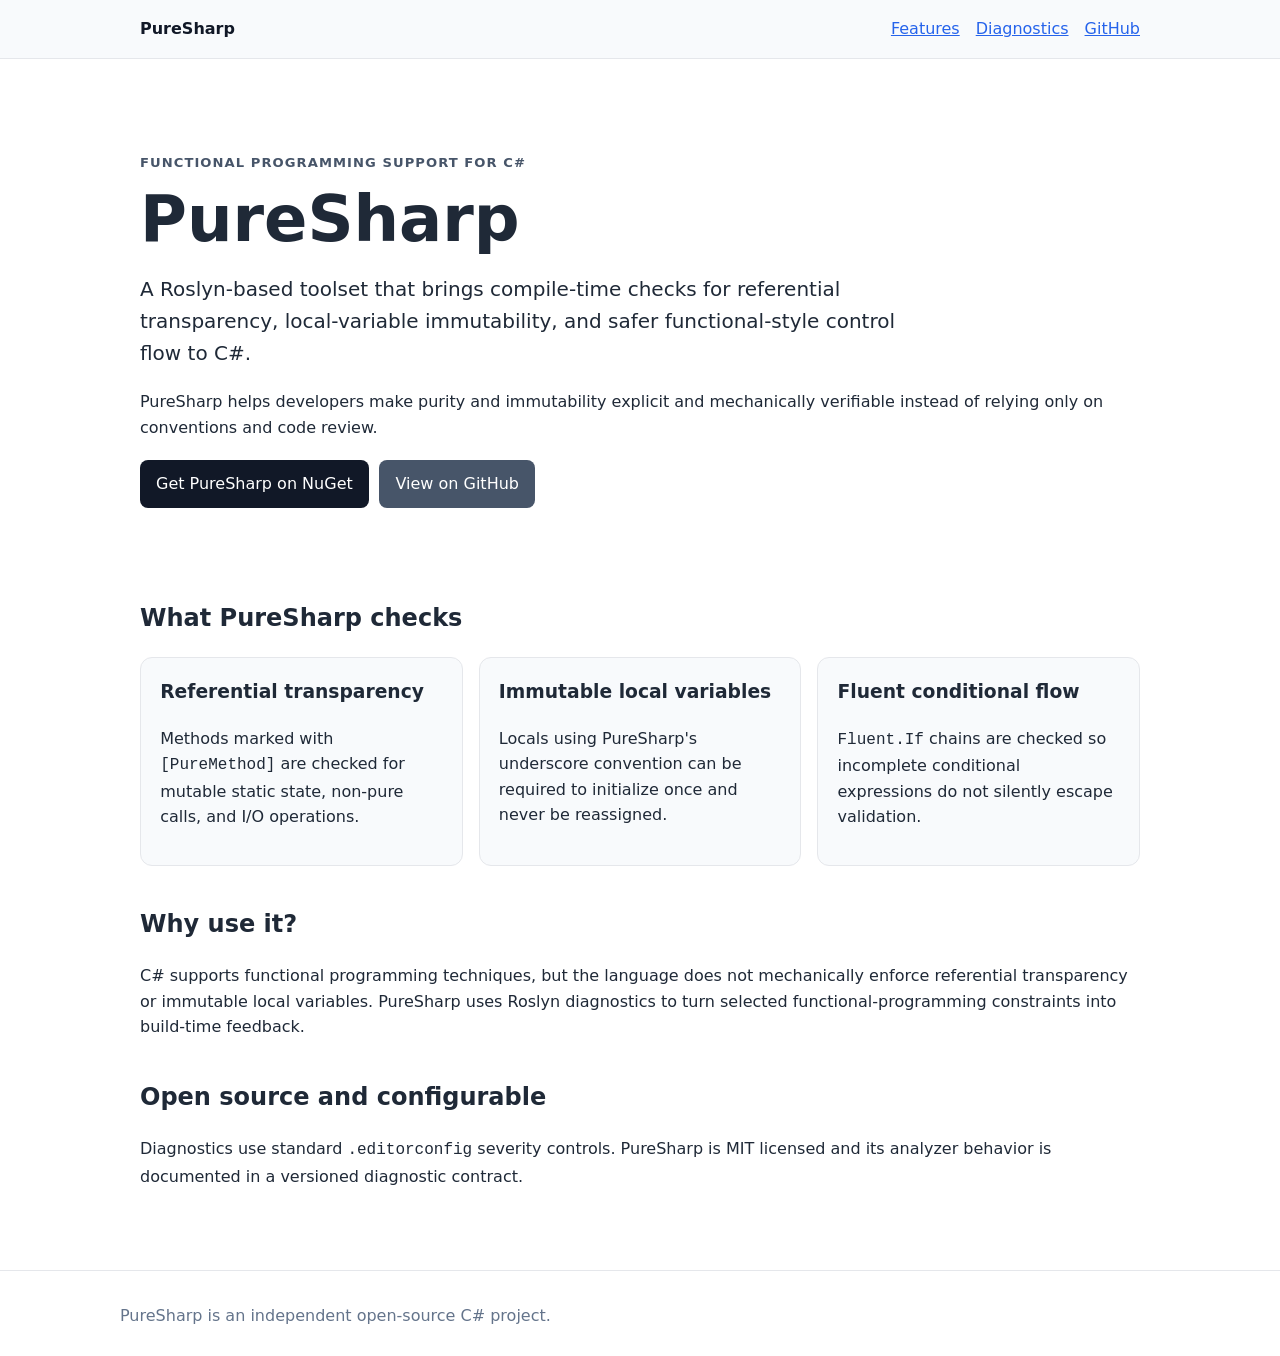
<file: docs/index.html>
<!doctype html>
<html lang="en">
<head>
  <meta charset="utf-8">
  <meta name="viewport" content="width=device-width, initial-scale=1">
  <title>PureSharp | C# Roslyn Analyzer for Referential Transparency and Immutability</title>
  <meta name="description" content="PureSharp is an open-source C# Roslyn analyzer and library for referential transparency, immutable local variables, and safer functional-style control flow.">
  <link rel="canonical" href="https://mao2009.github.io/PureSharp/">
  <link rel="stylesheet" href="assets/site.css">
</head>
<body>
<header><nav><a class="brand" href="./">PureSharp</a><span><a href="features.html">Features</a><a href="diagnostics.html">Diagnostics</a><a href="https://github.com/mao2009/PureSharp">GitHub</a></span></nav></header>
<main>
<section class="hero"><p class="eyebrow">Functional programming support for C#</p><h1>PureSharp</h1><p class="lead">A Roslyn-based toolset that brings compile-time checks for referential transparency, local-variable immutability, and safer functional-style control flow to C#.</p><p>PureSharp helps developers make purity and immutability explicit and mechanically verifiable instead of relying only on conventions and code review.</p><p><a class="button" href="https://www.nuget.org/packages/loach.PureSharp">Get PureSharp on NuGet</a> <a class="button secondary" href="https://github.com/mao2009/PureSharp">View on GitHub</a></p></section>
<section><h2>What PureSharp checks</h2><div class="grid"><article><h3>Referential transparency</h3><p>Methods marked with <code>[PureMethod]</code> are checked for mutable static state, non-pure calls, and I/O operations.</p></article><article><h3>Immutable local variables</h3><p>Locals using PureSharp's underscore convention can be required to initialize once and never be reassigned.</p></article><article><h3>Fluent conditional flow</h3><p><code>Fluent.If</code> chains are checked so incomplete conditional expressions do not silently escape validation.</p></article></div></section>
<section><h2>Why use it?</h2><p>C# supports functional programming techniques, but the language does not mechanically enforce referential transparency or immutable local variables. PureSharp uses Roslyn diagnostics to turn selected functional-programming constraints into build-time feedback.</p></section>
<section><h2>Open source and configurable</h2><p>Diagnostics use standard <code>.editorconfig</code> severity controls. PureSharp is MIT licensed and its analyzer behavior is documented in a versioned diagnostic contract.</p></section>
</main>
<footer><p>PureSharp is an independent open-source C# project.</p></footer>
</body>
</html>
</file>
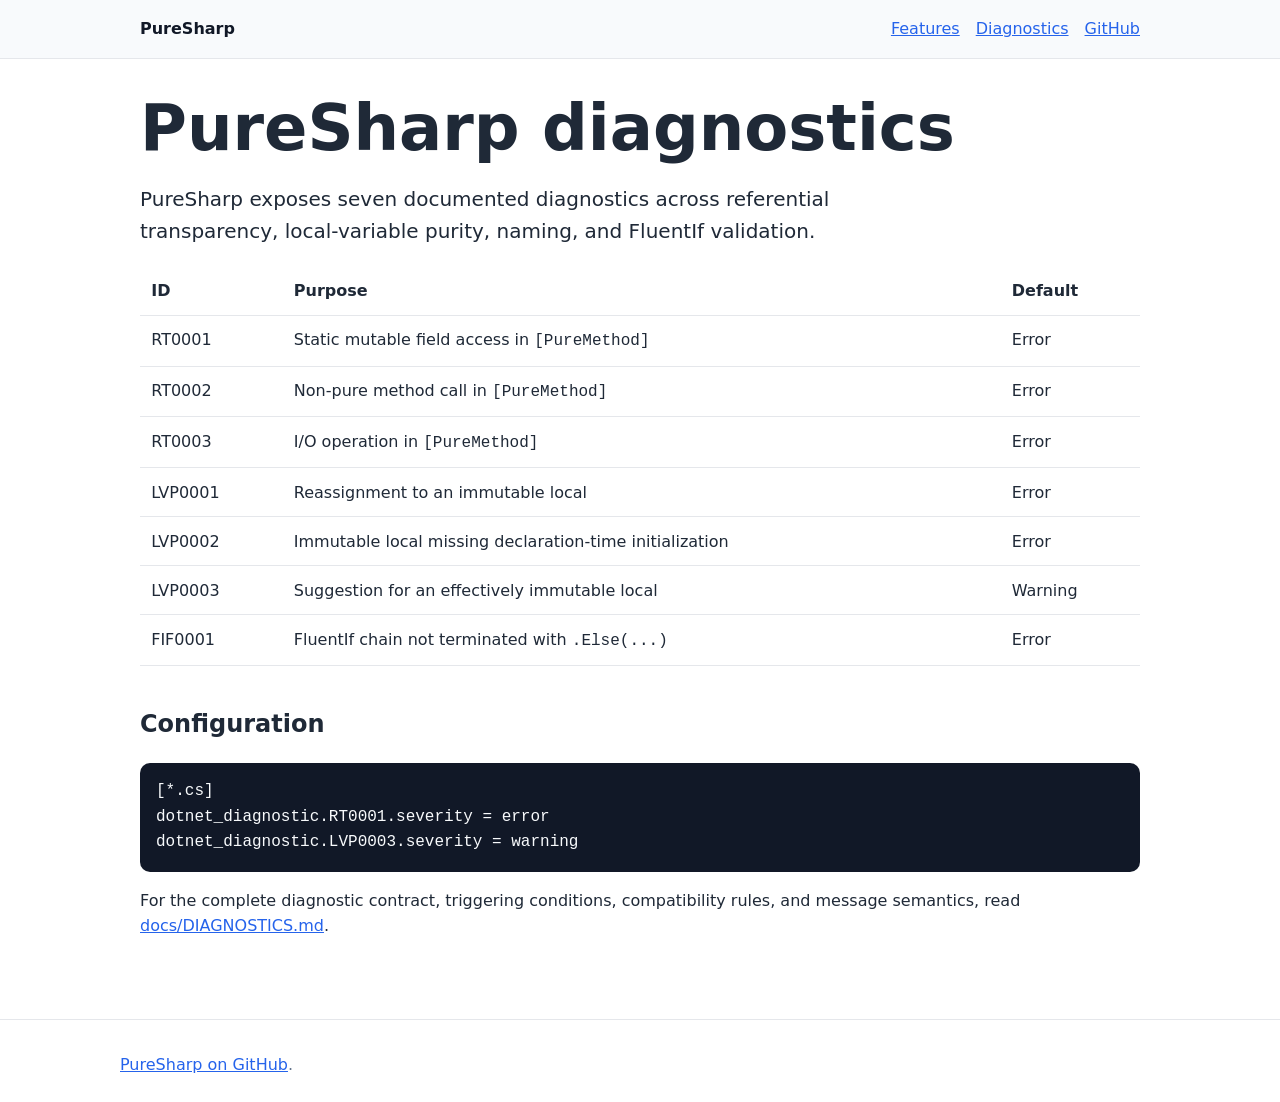
<file: docs/diagnostics.html>
<!doctype html>
<html lang="en">
<head>
  <meta charset="utf-8"><meta name="viewport" content="width=device-width, initial-scale=1">
  <title>PureSharp Diagnostics | RT, LVP, and FluentIf Roslyn Rules</title>
  <meta name="description" content="Reference overview for PureSharp Roslyn diagnostics covering referential transparency, immutable local variables, naming guidance, and FluentIf validation in C#.">
  <link rel="canonical" href="https://mao2009.github.io/PureSharp/diagnostics.html"><link rel="stylesheet" href="assets/site.css">
</head>
<body><header><nav><a class="brand" href="./">PureSharp</a><span><a href="features.html">Features</a><a href="diagnostics.html">Diagnostics</a><a href="https://github.com/mao2009/PureSharp">GitHub</a></span></nav></header>
<main><h1>PureSharp diagnostics</h1><p class="lead">PureSharp exposes seven documented diagnostics across referential transparency, local-variable purity, naming, and FluentIf validation.</p>
<table><thead><tr><th>ID</th><th>Purpose</th><th>Default</th></tr></thead><tbody>
<tr><td>RT0001</td><td>Static mutable field access in <code>[PureMethod]</code></td><td>Error</td></tr>
<tr><td>RT0002</td><td>Non-pure method call in <code>[PureMethod]</code></td><td>Error</td></tr>
<tr><td>RT0003</td><td>I/O operation in <code>[PureMethod]</code></td><td>Error</td></tr>
<tr><td>LVP0001</td><td>Reassignment to an immutable local</td><td>Error</td></tr>
<tr><td>LVP0002</td><td>Immutable local missing declaration-time initialization</td><td>Error</td></tr>
<tr><td>LVP0003</td><td>Suggestion for an effectively immutable local</td><td>Warning</td></tr>
<tr><td>FIF0001</td><td>FluentIf chain not terminated with <code>.Else(...)</code></td><td>Error</td></tr>
</tbody></table>
<section><h2>Configuration</h2><pre><code>[*.cs]
dotnet_diagnostic.RT0001.severity = error
dotnet_diagnostic.LVP0003.severity = warning
</code></pre><p>For the complete diagnostic contract, triggering conditions, compatibility rules, and message semantics, read <a href="https://github.com/mao2009/PureSharp/blob/main/docs/DIAGNOSTICS.md">docs/DIAGNOSTICS.md</a>.</p></section>
</main><footer><p><a href="https://github.com/mao2009/PureSharp">PureSharp on GitHub</a>.</p></footer></body></html>
</file>
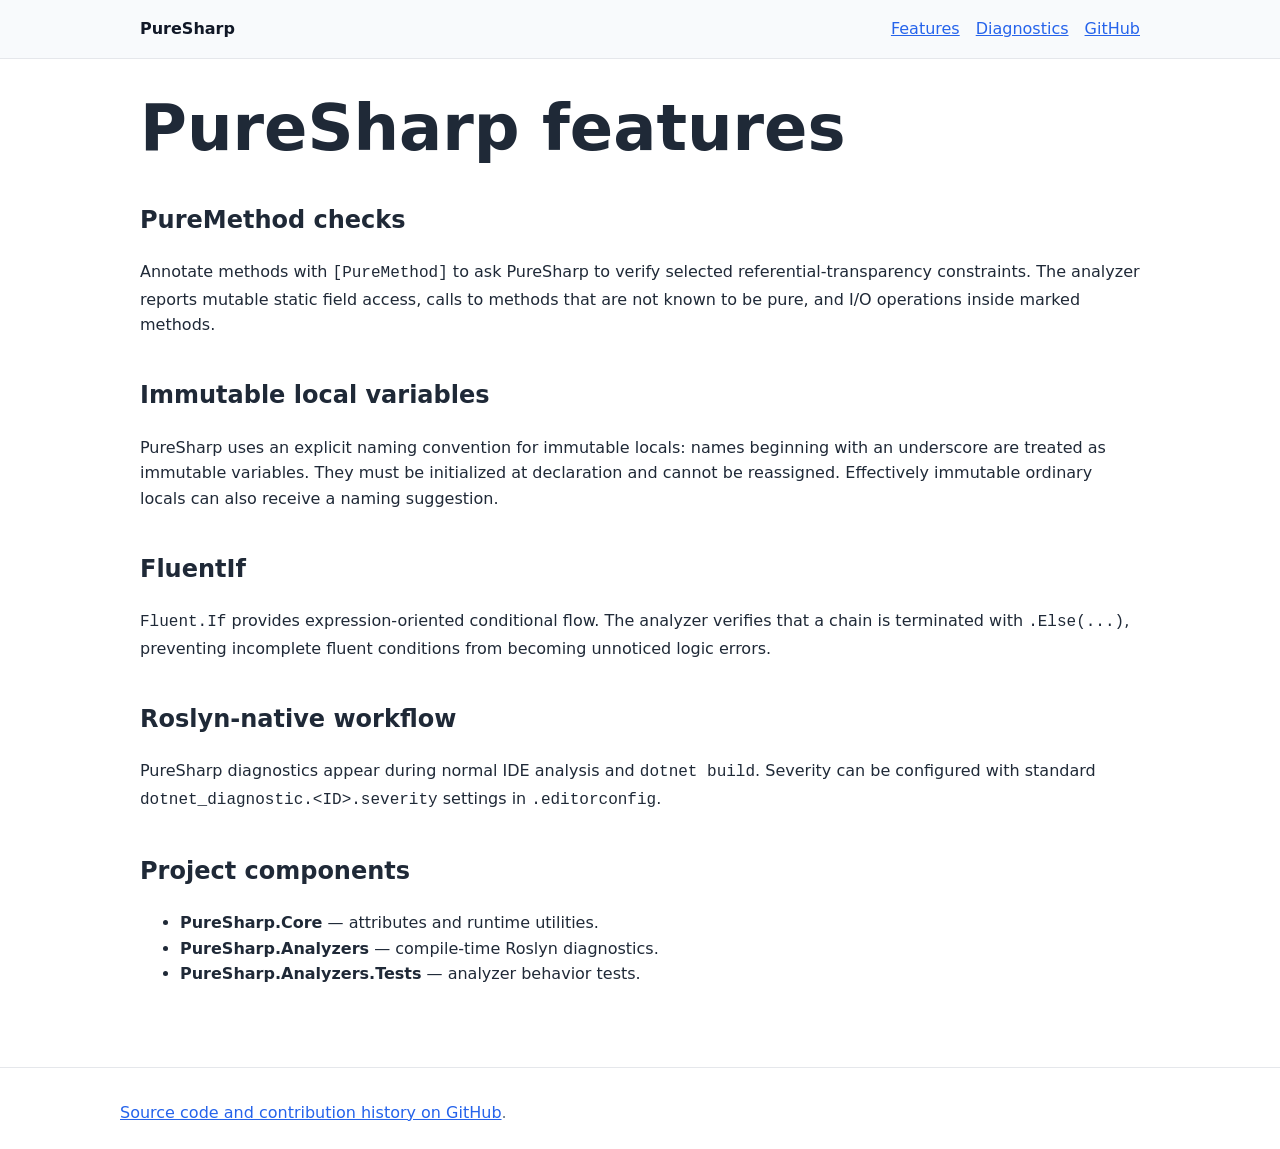
<file: docs/features.html>
<!doctype html>
<html lang="en">
<head>
  <meta charset="utf-8"><meta name="viewport" content="width=device-width, initial-scale=1">
  <title>PureSharp Features | C# Purity, Immutability, and FluentIf</title>
  <meta name="description" content="Explore PureSharp features for C#: PureMethod referential-transparency checks, immutable local-variable conventions, FluentIf validation, and Roslyn analyzer integration.">
  <link rel="canonical" href="https://mao2009.github.io/PureSharp/features.html"><link rel="stylesheet" href="assets/site.css">
</head>
<body><header><nav><a class="brand" href="./">PureSharp</a><span><a href="features.html">Features</a><a href="diagnostics.html">Diagnostics</a><a href="https://github.com/mao2009/PureSharp">GitHub</a></span></nav></header>
<main><h1>PureSharp features</h1>
<section><h2>PureMethod checks</h2><p>Annotate methods with <code>[PureMethod]</code> to ask PureSharp to verify selected referential-transparency constraints. The analyzer reports mutable static field access, calls to methods that are not known to be pure, and I/O operations inside marked methods.</p></section>
<section><h2>Immutable local variables</h2><p>PureSharp uses an explicit naming convention for immutable locals: names beginning with an underscore are treated as immutable variables. They must be initialized at declaration and cannot be reassigned. Effectively immutable ordinary locals can also receive a naming suggestion.</p></section>
<section><h2>FluentIf</h2><p><code>Fluent.If</code> provides expression-oriented conditional flow. The analyzer verifies that a chain is terminated with <code>.Else(...)</code>, preventing incomplete fluent conditions from becoming unnoticed logic errors.</p></section>
<section><h2>Roslyn-native workflow</h2><p>PureSharp diagnostics appear during normal IDE analysis and <code>dotnet build</code>. Severity can be configured with standard <code>dotnet_diagnostic.&lt;ID&gt;.severity</code> settings in <code>.editorconfig</code>.</p></section>
<section><h2>Project components</h2><ul><li><strong>PureSharp.Core</strong> — attributes and runtime utilities.</li><li><strong>PureSharp.Analyzers</strong> — compile-time Roslyn diagnostics.</li><li><strong>PureSharp.Analyzers.Tests</strong> — analyzer behavior tests.</li></ul></section>
</main><footer><p><a href="https://github.com/mao2009/PureSharp">Source code and contribution history on GitHub</a>.</p></footer></body></html>
</file>
<file: docs/assets/site.css>
*{box-sizing:border-box}html{font-family:system-ui,-apple-system,BlinkMacSystemFont,"Segoe UI",sans-serif;line-height:1.6;color:#1f2937;background:#fff}body{margin:0}a{color:#2563eb}header{border-bottom:1px solid #e5e7eb;background:#f8fafc}nav{max-width:1040px;margin:auto;padding:1rem 1.25rem;display:flex;justify-content:space-between;gap:1rem;align-items:center}nav span{display:flex;gap:1rem;flex-wrap:wrap}.brand{font-weight:700;text-decoration:none;color:#111827}main{max-width:1040px;margin:auto;padding:2rem 1.25rem 4rem}.hero{padding:3rem 0 2rem}.eyebrow{text-transform:uppercase;letter-spacing:.08em;font-size:.82rem;font-weight:700;color:#475569}.lead{font-size:1.25rem;max-width:760px}h1{font-size:clamp(2.2rem,6vw,4rem);line-height:1.05;margin:.3rem 0 1rem}h2{margin-top:2.4rem}h3{margin-top:0}.grid{display:grid;grid-template-columns:repeat(auto-fit,minmax(220px,1fr));gap:1rem}.grid article{border:1px solid #e5e7eb;border-radius:12px;padding:1.2rem;background:#f8fafc}.button{display:inline-block;padding:.7rem 1rem;border-radius:8px;background:#111827;color:white;text-decoration:none;margin:.25rem .35rem .25rem 0}.button.secondary{background:#475569}code,pre{font-family:ui-monospace,SFMono-Regular,Consolas,monospace}pre{overflow:auto;padding:1rem;border-radius:10px;background:#111827;color:#f8fafc}table{width:100%;border-collapse:collapse;margin-top:1rem}th,td{padding:.7rem;border-bottom:1px solid #e5e7eb;text-align:left;vertical-align:top}footer{border-top:1px solid #e5e7eb;padding:2rem 1.25rem;color:#64748b}footer p{max-width:1040px;margin:auto}@media(max-width:640px){nav{align-items:flex-start;flex-direction:column}.hero{padding-top:2rem}table{font-size:.92rem}}
</file>
